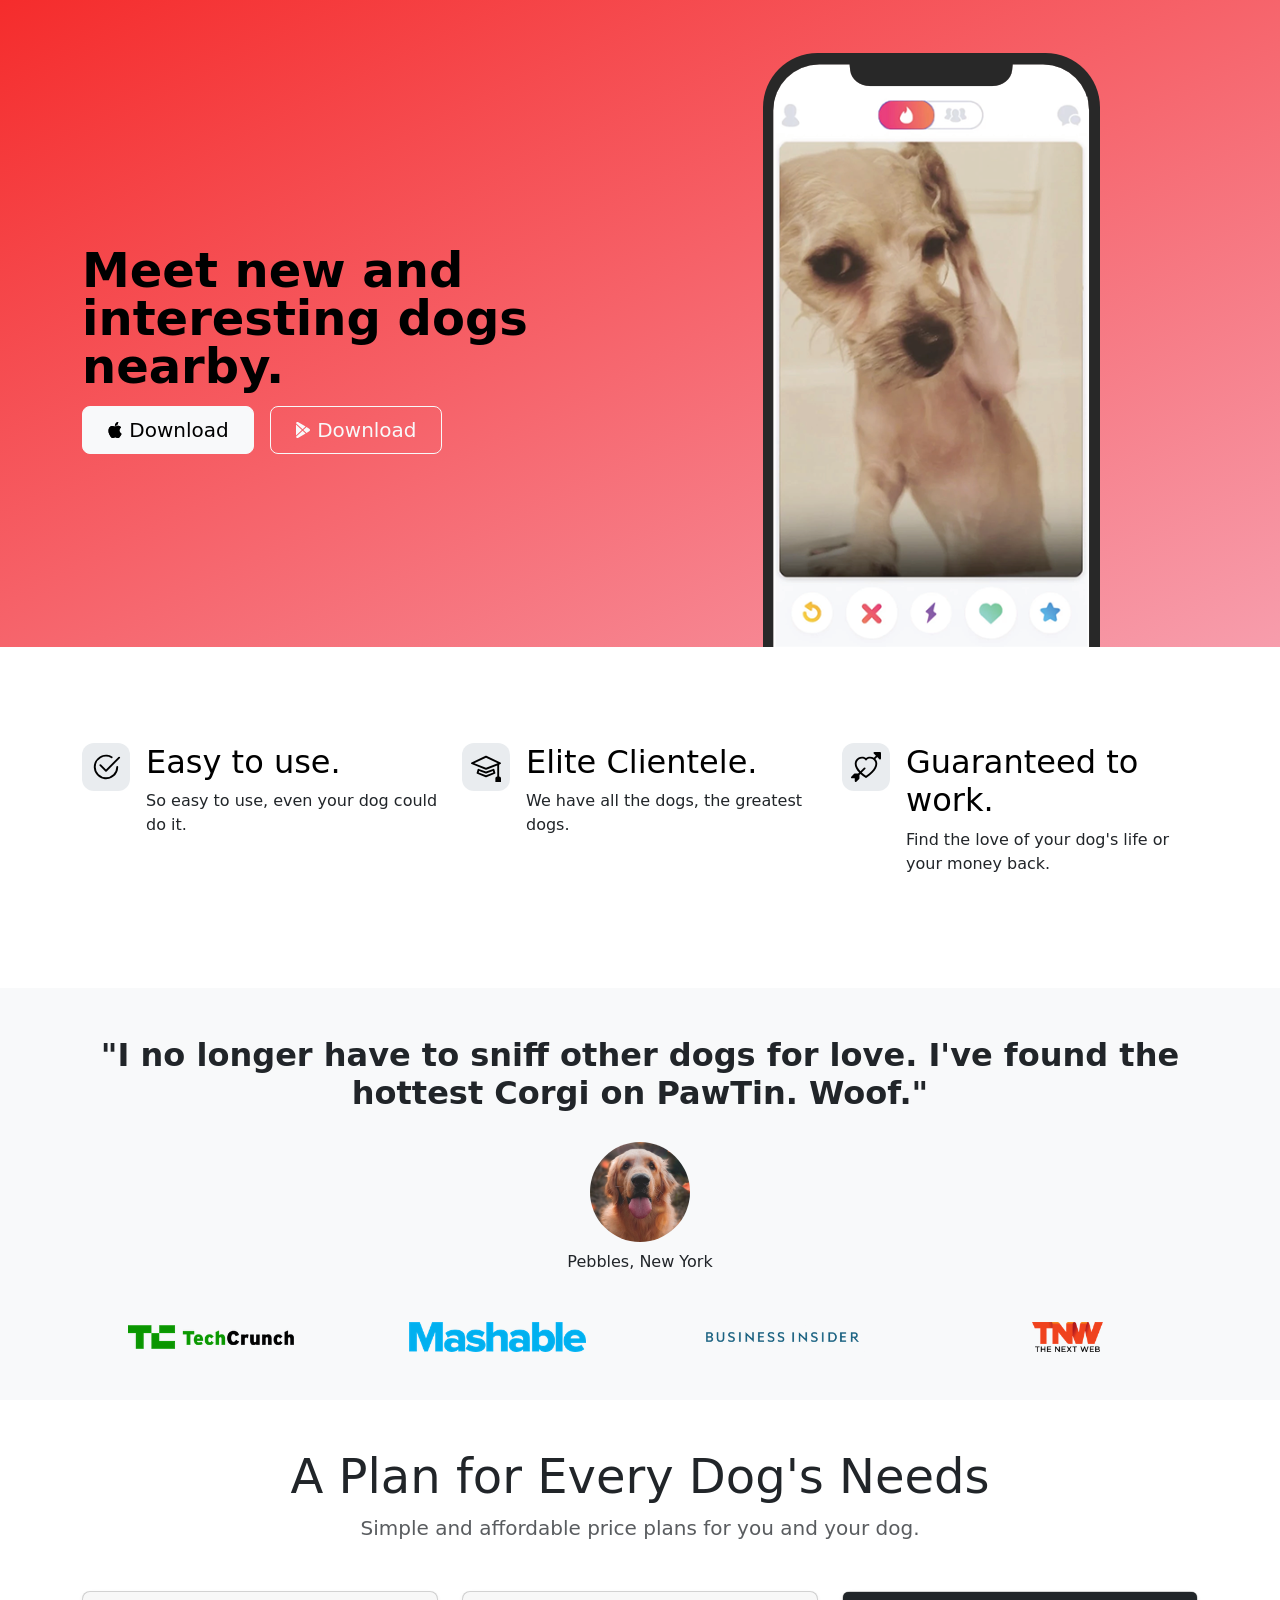
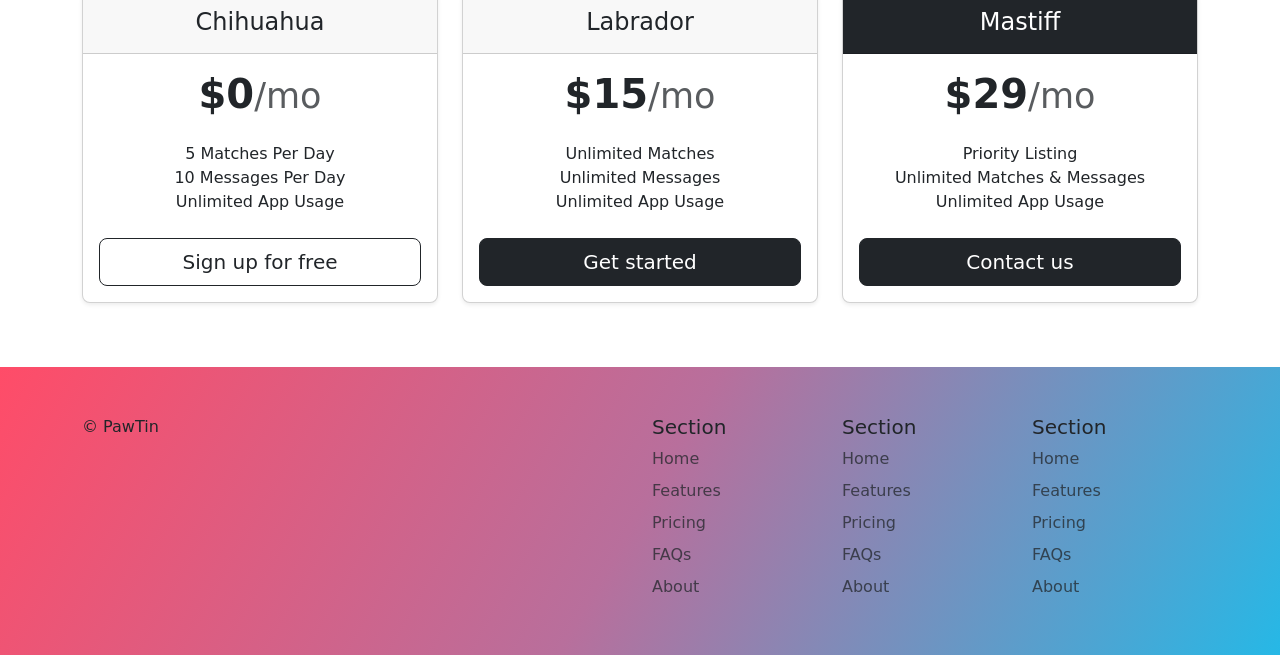
<file: index.html>
<!DOCTYPE html>
<html lang="en">

<head>
  <meta charset="UTF-8">
  <meta name="viewport" content="width=device-width, initial-scale=1.0">
  <title>TinDog</title>
  <link href="https://cdn.jsdelivr.net/npm/bootstrap@5.3.3/dist/css/bootstrap.min.css" rel="stylesheet">
  <link rel="preconnect" href="https://fonts.google.com"/>
  <link rel="stylesheet" href="Amene-Jerome-Xyrus-Bootstrap/script.css"/>
</head>

<body>

  <!-- Title -->
  <section id="title">
    <div class="container pt-5">
      <div class="row align-items-center g-5">
        <div class="col-lg-6">
          <h1 class="display-5 fw-bold text-body-emphasis lh-1 mb-3">Meet new and interesting dogs nearby.</h1>
          <div class="d-grid gap-2 d-md-flex justify-content-md-start">
            <button type="button" class="btn btn-light btn-lg px-4 me-md-2">
              <svg xmlns="http://www.w3.org/2000/svg" width="16" height="16" fill="currentColor" class="bi bi-apple mb-1" viewBox="0 0 16 16">
                <path d="M11.182.008C11.148-.03 9.923.023 8.857 1.18c-1.066 1.156-.902 2.482-.878 2.516.024.034 1.52.087 2.475-1.258.955-1.345.762-2.391.728-2.43Zm3.314 11.733c-.048-.096-2.325-1.234-2.113-3.422.212-2.189 1.675-2.789 1.698-2.854.023-.065-.597-.79-1.254-1.157a3.692 3.692 0 0 0-1.563-.434c-.108-.003-.483-.095-1.254.116-.508.139-1.653.589-1.968.607-.316.018-1.256-.522-2.267-.665-.647-.125-1.333.131-1.824.328-.49.196-1.422.754-2.074 2.237-.652 1.482-.311 3.83-.067 4.56.244.729.625 1.924 1.273 2.796.576.984 1.34 1.667 1.659 1.899.319.232 1.219.386 1.843.067.502-.308 1.408-.485 1.766-.472.357.013 1.061.154 1.782.539.571.197 1.111.115 1.652-.105.541-.221 1.324-1.059 2.238-2.758.347-.79.505-1.217.473-1.282Z" />
                <path d="M11.182.008C11.148-.03 9.923.023 8.857 1.18c-1.066 1.156-.902 2.482-.878 2.516.024.034 1.52.087 2.475-1.258.955-1.345.762-2.391.728-2.43Zm3.314 11.733c-.048-.096-2.325-1.234-2.113-3.422.212-2.189 1.675-2.789 1.698-2.854.023-.065-.597-.79-1.254-1.157a3.692 3.692 0 0 0-1.563-.434c-.108-.003-.483-.095-1.254.116-.508.139-1.653.589-1.968.607-.316.018-1.256-.522-2.267-.665-.647-.125-1.333.131-1.824.328-.49.196-1.422.754-2.074 2.237-.652 1.482-.311 3.83-.067 4.56.244.729.625 1.924 1.273 2.796.576.984 1.34 1.667 1.659 1.899.319.232 1.219.386 1.843.067.502-.308 1.408-.485 1.766-.472.357.013 1.061.154 1.782.539.571.197 1.111.115 1.652-.105.541-.221 1.324-1.059 2.238-2.758.347-.79.505-1.217.473-1.282Z" />
              </svg>
              Download
            </button>
            <button type="button" class="btn btn-outline-light btn-lg px-4">
              <svg xmlns="http://www.w3.org/2000/svg" width="16" height="16" fill="currentColor" class="bi bi-google-play mb-1" viewBox="0 0 16 16">
                <path d="M14.222 9.374c1.037-.61 1.037-2.137 0-2.748L11.528 5.04 8.32 8l3.207 2.96 2.694-1.586Zm-3.595 2.116L7.583 8.68 1.03 14.73c.201 1.029 1.36 1.61 2.303 1.055l7.294-4.295ZM1 13.396V2.603L6.846 8 1 13.396ZM1.03 1.27l6.553 6.05 3.044-2.81L3.333.215C2.39-.341 1.231.24 1.03 1.27Z" />
              </svg>
              Download
            </button>
          </div>
        </div>
        <div class="col-10 col-sm-8 col-lg-6 mx-auto">
          <img src="Amene-Jerome-Xyrus-Bootstrap/images/iphone.png" class="d-block mx-lg-auto img-fluid" alt="TinDog app on an iPhone">
        </div>
      </div>
    </div>
  </section>
  <!-- Features -->
  <section id="features">
    <div class="container py-5">
      <div class="row g-4 py-5 row-cols-1 row-cols-lg-3">
        <div class="col d-flex align-items-start">
          <div class="icon-square text-body-emphasis bg-body-secondary d-inline-flex align-items-center justify-content-center flex-shrink-0 me-3">
            <svg xmlns="http://www.w3.org/2000/svg" height="30" fill="currentColor" class="bi bi-check2-circle" viewBox="0 0 16 16">
              <path d="M2.5 8a5.5 5.5 0 0 1 8.25-4.764.5.5 0 0 0 .5-.866A6.5 6.5 0 1 0 14.5 8a.5.5 0 0 0-1 0 5.5 5.5 0 1 1-11 0z" />
              <path d="M15.354 3.354a.5.5 0 0 0-.708-.708L8 9.293 5.354 6.646a.5.5 0 1 0-.708.708l3 3a.5.5 0 0 0 .708 0l7-7z" />
            </svg>
          </div>
          <div>
            <h3 class="fs-2 text-body-emphasis">Easy to use.</h3>
            <p>So easy to use, even your dog could do it.</p>
          </div>
        </div>
        <div class="col d-flex align-items-start">
          <div class="icon-square text-body-emphasis bg-body-secondary d-inline-flex align-items-center justify-content-center flex-shrink-0 me-3">
            <svg xmlns="http://www.w3.org/2000/svg" height="30" fill="currentColor" class="bi bi-mortarboard" viewBox="0 0 16 16">
              <path d="M8.211 2.047a.5.5 0 0 0-.422 0l-7.5 3.5a.5.5 0 0 0 .025.917l7.5 3a.5.5 0 0 0 .372 0L14 7.14V13a1 1 0 0 0-1 1v2h3v-2a1 1 0 0 0-1-1V6.739l.686-.275a.5.5 0 0 0 .025-.917l-7.5-3.5ZM8 8.46 1.758 5.965 8 3.052l6.242 2.913L8 8.46Z"/>
              <path d="M4.176 9.032a.5.5 0 0 0-.656.327l-.5 1.7a.5.5 0 0 0 .294.605l4.5 1.8a.5.5 0 0 0 .372 0l4.5-1.8a.5.5 0 0 0 .294-.605l-.5-1.7a.5.5 0 0 0-.656-.327L8 10.466 4.176 9.032Zm-.068 1.873.22-.748 3.496 1.311a.5.5 0 0 0 .352 0l3.496-1.311.22.748L8 12.46l-3.892-1.556-3.892-1.556Z"/>
            </svg>
          </div>
          <div>
            <h3 class="fs-2 text-body-emphasis">Elite Clientele.</h3>
            <p>We have all the dogs, the greatest dogs.</p>
          </div>
        </div>
        <div class="col d-flex align-items-start">
          <div class="icon-square text-body-emphasis bg-body-secondary d-inline-flex align-items-center justify-content-center flex-shrink-0 me-3">
            <svg xmlns="http://www.w3.org/2000/svg" height="30" fill="currentColor" class="bi bi-arrow-through-heart" viewBox="0 0 16 16">
              <path fill-rule="evenodd" d="M2.854 15.854A.5.5 0 0 1 2 15.5V14H.5a.5.5 0 0 1-.354-.854l1.5-1.5A.5.5 0 0 1 2 11.5h1.793l.53-.53c-.771-.802-1.328-1.58-1.704-2.32-.798-1.575-.775-2.996-.213-4.092C3.426 2.565 6.18 1.809 8 3.233c1.25-.98 2.944-.928 4.212-.152L13.292 2 12.147.854A.5.5 0 0 1 12.5 0h3a.5.5 0 0 1 .5.5v3a.5.5 0 0 1-.854.354L14 2.707l-1.006 1.006c.236.248.44.531.6.845.562 1.096.585 2.517-.213 4.092-.793 1.563-2.395 3.288-5.105 5.08L8 13.912l-.276-.182a21.86 21.86 0 0 1-2.685-2.062l-.539.54V14a.5.5 0 0 1-.146.354l-1.5 1.5Zm2.893-4.894A20.419 20.419 0 0 0 8 12.71c2.456-1.666 3.827-3.207 4.489-4.512.679-1.34.607-2.42.215-3.185-.817-1.595-3.087-2.054-4.346-.761L8 4.62l-.358-.368c-1.259-1.293-3.53-.834-4.346.761-.392.766-.464 1.845.215 3.185.323.636.815 1.33 1.519 2.065l1.866-1.867a.5.5 0 1 1 .708.708L5.747 10.96Z" />
            </svg>
          </div>
          <div>
            <h3 class="fs-2 text-body-emphasis">Guaranteed to work.</h3>
            <p>Find the love of your dog's life or your money back.</p>
          </div>
        </div>
      </div>
    </div>
  </section>
  <!-- Testimonial -->
  <section id="testimonial" class="bg-body-tertiary text-center">
    <div class="container py-5">
      <h2 class="fw-bold mb-4">"I no longer have to sniff other dogs for love. I've found the hottest Corgi on PawTin. Woof."</h2>
      <img src="Amene-Jerome-Xyrus-Bootstrap/images/dog-img.jpg" class="rounded-circle mb-2" height="100" width="100" alt="Pebbles">
      <p class="mb-5">Pebbles, New York</p>
      <div class="row align-items-center g-4">
        <div class="col-12 col-lg-3">
          <img src="Amene-Jerome-Xyrus-Bootstrap/images/techcrunch.png" class="logo testimonial-logo" alt="TechCrunch">
        </div>
        <div class="col-12 col-lg-3">
          <img src="Amene-Jerome-Xyrus-Bootstrap/images/mashable.png" class="logo testimonial-logo" alt="Mashable">
        </div>
        <div class="col-12 col-lg-3">
          <img src="Amene-Jerome-Xyrus-Bootstrap/images/bizinsider.png" class="logo testimonial-logo" alt="Business Insider">
        </div>
        <div class="col-12 col-lg-3">
          <img src="Amene-Jerome-Xyrus-Bootstrap/images/tnw.png" class="logo testimonial-logo" alt="TNW">
        </div>
      </div>
    </div>
  </section>
  <!-- Pricing -->
  <section id="pricing">
    <div class="container py-5">
      <div class="text-center mb-5">
        <h2 class="display-5 fw-normal">A Plan for Every Dog's Needs</h2>
        <p class="fs-5 text-body-secondary">Simple and affordable price plans for you and your dog.</p>
      </div>
      <div class="row row-cols-1 row-cols-md-3 mb-3 g-4 text-center">
        <div class="col">
          <div class="card h-100 rounded-3 shadow-sm">
            <div class="card-header py-3">
              <h3 class="my-0 fw-normal fs-4">Chihuahua</h3>
            </div>
            <div class="card-body d-flex flex-column">
              <h4 class="card-title pricing-card-title display-6 fw-bold">$0<small class="fw-light text-body-secondary">/mo</small></h4>
              <ul class="list-unstyled mt-3 mb-4">
                <li>5 Matches Per Day</li>
                <li>10 Messages Per Day</li>
                <li>Unlimited App Usage</li>
              </ul>
              <button type="button" class="w-100 btn btn-lg btn-outline-dark mt-auto">Sign up for free</button>
            </div>
          </div>
        </div>
        <div class="col">
          <div class="card h-100 rounded-3 shadow-sm">
            <div class="card-header py-3">
              <h3 class="my-0 fw-normal fs-4">Labrador</h3>
            </div>
            <div class="card-body d-flex flex-column">
              <h4 class="card-title pricing-card-title display-6 fw-bold">$15<small class="fw-light text-body-secondary">/mo</small></h4>
              <ul class="list-unstyled mt-3 mb-4">
                <li>Unlimited Matches</li>
                <li>Unlimited Messages</li>
                <li>Unlimited App Usage</li>
              </ul>
              <button type="button" class="w-100 btn btn-lg btn-dark mt-auto">Get started</button>
            </div>
          </div>
        </div>
        <div class="col">
          <div class="card h-100 rounded-3 shadow-sm">
            <div class="card-header py-3 text-bg-dark">
              <h3 class="my-0 fw-normal fs-4">Mastiff</h3>
            </div>
            <div class="card-body d-flex flex-column">
              <h4 class="card-title pricing-card-title display-6 fw-bold">$29<small class="fw-light text-body-secondary">/mo</small></h4>
              <ul class="list-unstyled mt-3 mb-4">
                <li>Priority Listing</li>
                <li>Unlimited Matches &amp; Messages</li>
                <li>Unlimited App Usage</li>
              </ul>
              <button type="button" class="w-100 btn btn-lg btn-dark mt-auto">Contact us</button>
            </div>
          </div>
        </div>
      </div>
    </div>
  </section>
  <!-- Footer -->
  <section id="footer" class="gradient-background">
    <div class="container py-5">
      <div class="row g-4">
        <div class="col-12 col-lg-6">
          <p class="mb-0">© PawTin</p>
        </div>
        <div class="col-12 col-md-4 col-lg-2">
          <h5>Section</h5>
          <ul class="nav flex-column">
            <li class="nav-item mb-2"><a href="#title" class="nav-link p-0 text-body-secondary">Home</a></li>
            <li class="nav-item mb-2"><a href="#features" class="nav-link p-0 text-body-secondary">Features</a></li>
            <li class="nav-item mb-2"><a href="#pricing" class="nav-link p-0 text-body-secondary">Pricing</a></li>
            <li class="nav-item mb-2"><a href="#" class="nav-link p-0 text-body-secondary">FAQs</a></li>
            <li class="nav-item mb-2"><a href="#" class="nav-link p-0 text-body-secondary">About</a></li>
          </ul>
        </div>
        <div class="col-12 col-md-4 col-lg-2">
          <h5>Section</h5>
          <ul class="nav flex-column">
            <li class="nav-item mb-2"><a href="#title" class="nav-link p-0 text-body-secondary">Home</a></li>
            <li class="nav-item mb-2"><a href="#features" class="nav-link p-0 text-body-secondary">Features</a></li>
            <li class="nav-item mb-2"><a href="#pricing" class="nav-link p-0 text-body-secondary">Pricing</a></li>
            <li class="nav-item mb-2"><a href="#" class="nav-link p-0 text-body-secondary">FAQs</a></li>
            <li class="nav-item mb-2"><a href="#" class="nav-link p-0 text-body-secondary">About</a></li>
          </ul>
        </div>
        <div class="col-12 col-md-4 col-lg-2">
          <h5>Section</h5>
          <ul class="nav flex-column">
            <li class="nav-item mb-2"><a href="#title" class="nav-link p-0 text-body-secondary">Home</a></li>
            <li class="nav-item mb-2"><a href="#features" class="nav-link p-0 text-body-secondary">Features</a></li>
            <li class="nav-item mb-2"><a href="#pricing" class="nav-link p-0 text-body-secondary">Pricing</a></li>
            <li class="nav-item mb-2"><a href="#" class="nav-link p-0 text-body-secondary">FAQs</a></li>
            <li class="nav-item mb-2"><a href="#" class="nav-link p-0 text-body-secondary">About</a></li>
          </ul>
        </div>
      </div>
    </div>
  </section>
</body>

</html>
</file>
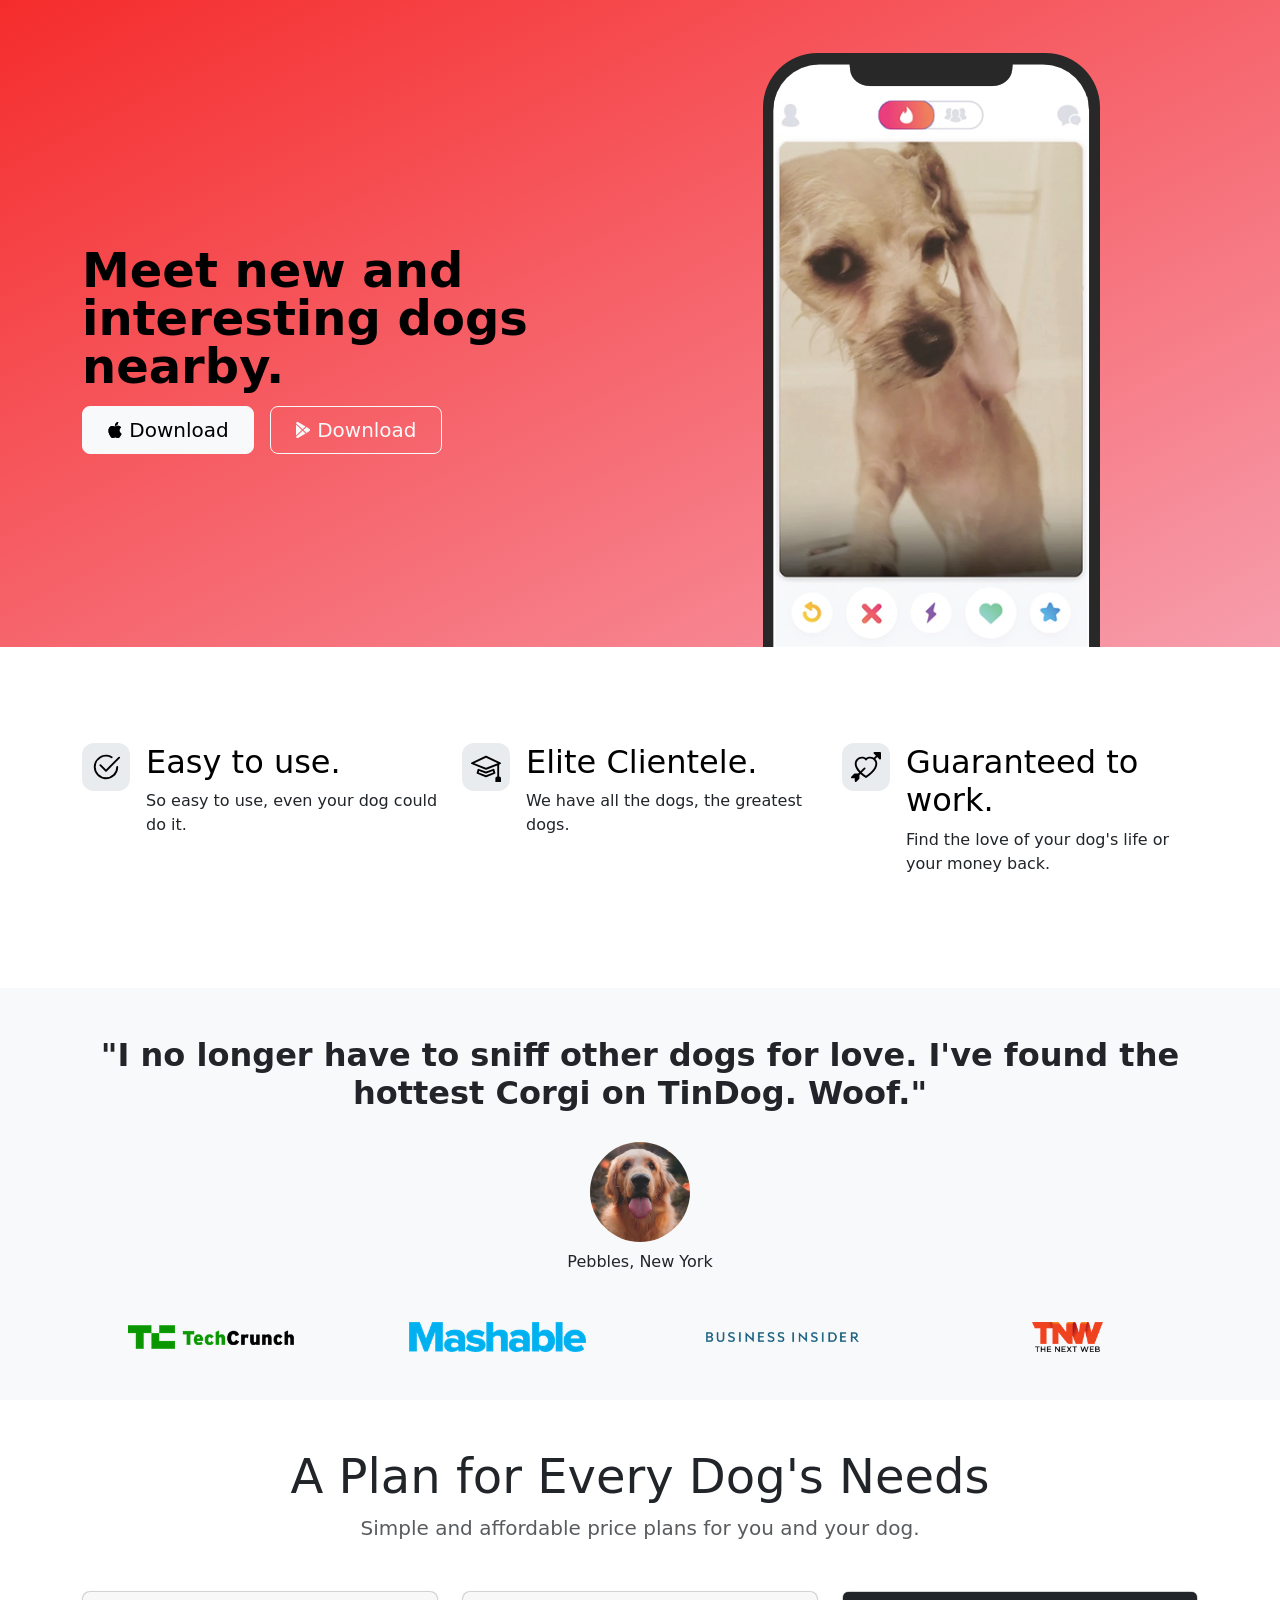
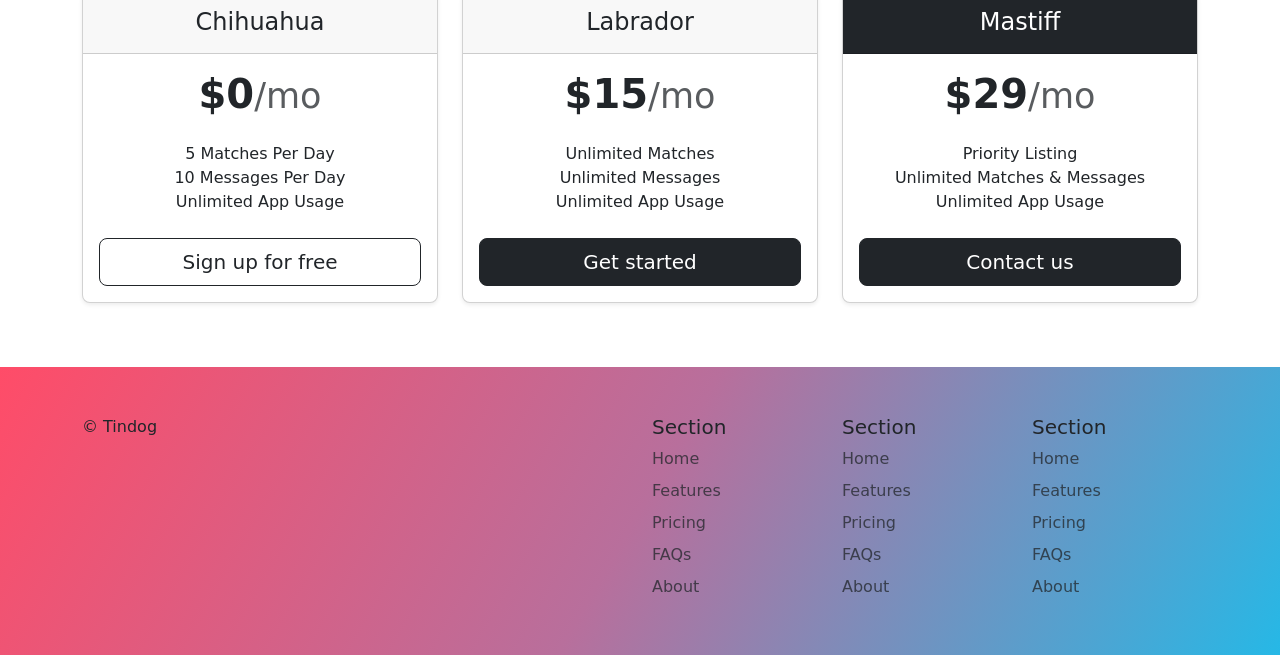
<file: Amene-Jerome-Xyrus-Bootstrap/Amene-Jerome-Xyrus.html>
<!DOCTYPE html>
<html lang="en">

<head>
  <meta charset="UTF-8">
  <meta name="viewport" content="width=device-width, initial-scale=1.0">
  <title>TinDog</title>
  <link href="https://cdn.jsdelivr.net/npm/bootstrap@5.3.3/dist/css/bootstrap.min.css" rel="stylesheet">
  <link rel="preconnect" href="https://fonts.google.com"/>
  <link rel="stylesheet" href="script.css"/>
</head>

<body>

  <!-- Title -->
  <section id="title">
    <div class="container pt-5">
      <div class="row align-items-center g-5">
        <div class="col-lg-6">
          <h1 class="display-5 fw-bold text-body-emphasis lh-1 mb-3">Meet new and interesting dogs nearby.</h1>
          <div class="d-grid gap-2 d-md-flex justify-content-md-start">
            <button type="button" class="btn btn-light btn-lg px-4 me-md-2">
              <svg xmlns="http://www.w3.org/2000/svg" width="16" height="16" fill="currentColor" class="bi bi-apple mb-1" viewBox="0 0 16 16">
                <path d="M11.182.008C11.148-.03 9.923.023 8.857 1.18c-1.066 1.156-.902 2.482-.878 2.516.024.034 1.52.087 2.475-1.258.955-1.345.762-2.391.728-2.43Zm3.314 11.733c-.048-.096-2.325-1.234-2.113-3.422.212-2.189 1.675-2.789 1.698-2.854.023-.065-.597-.79-1.254-1.157a3.692 3.692 0 0 0-1.563-.434c-.108-.003-.483-.095-1.254.116-.508.139-1.653.589-1.968.607-.316.018-1.256-.522-2.267-.665-.647-.125-1.333.131-1.824.328-.49.196-1.422.754-2.074 2.237-.652 1.482-.311 3.83-.067 4.56.244.729.625 1.924 1.273 2.796.576.984 1.34 1.667 1.659 1.899.319.232 1.219.386 1.843.067.502-.308 1.408-.485 1.766-.472.357.013 1.061.154 1.782.539.571.197 1.111.115 1.652-.105.541-.221 1.324-1.059 2.238-2.758.347-.79.505-1.217.473-1.282Z" />
                <path d="M11.182.008C11.148-.03 9.923.023 8.857 1.18c-1.066 1.156-.902 2.482-.878 2.516.024.034 1.52.087 2.475-1.258.955-1.345.762-2.391.728-2.43Zm3.314 11.733c-.048-.096-2.325-1.234-2.113-3.422.212-2.189 1.675-2.789 1.698-2.854.023-.065-.597-.79-1.254-1.157a3.692 3.692 0 0 0-1.563-.434c-.108-.003-.483-.095-1.254.116-.508.139-1.653.589-1.968.607-.316.018-1.256-.522-2.267-.665-.647-.125-1.333.131-1.824.328-.49.196-1.422.754-2.074 2.237-.652 1.482-.311 3.83-.067 4.56.244.729.625 1.924 1.273 2.796.576.984 1.34 1.667 1.659 1.899.319.232 1.219.386 1.843.067.502-.308 1.408-.485 1.766-.472.357.013 1.061.154 1.782.539.571.197 1.111.115 1.652-.105.541-.221 1.324-1.059 2.238-2.758.347-.79.505-1.217.473-1.282Z" />
              </svg>
              Download
            </button>
            <button type="button" class="btn btn-outline-light btn-lg px-4">
              <svg xmlns="http://www.w3.org/2000/svg" width="16" height="16" fill="currentColor" class="bi bi-google-play mb-1" viewBox="0 0 16 16">
                <path d="M14.222 9.374c1.037-.61 1.037-2.137 0-2.748L11.528 5.04 8.32 8l3.207 2.96 2.694-1.586Zm-3.595 2.116L7.583 8.68 1.03 14.73c.201 1.029 1.36 1.61 2.303 1.055l7.294-4.295ZM1 13.396V2.603L6.846 8 1 13.396ZM1.03 1.27l6.553 6.05 3.044-2.81L3.333.215C2.39-.341 1.231.24 1.03 1.27Z" />
              </svg>
              Download
            </button>
          </div>
        </div>
        <div class="col-10 col-sm-8 col-lg-6 mx-auto">
          <img src="./images/iphone.png" class="d-block mx-lg-auto img-fluid" alt="TinDog app on an iPhone">
        </div>
      </div>
    </div>
  </section>
  <!-- Features -->
  <section id="features">
    <div class="container py-5">
      <div class="row g-4 py-5 row-cols-1 row-cols-lg-3">
        <div class="col d-flex align-items-start">
          <div class="icon-square text-body-emphasis bg-body-secondary d-inline-flex align-items-center justify-content-center flex-shrink-0 me-3">
            <svg xmlns="http://www.w3.org/2000/svg" height="30" fill="currentColor" class="bi bi-check2-circle" viewBox="0 0 16 16">
              <path d="M2.5 8a5.5 5.5 0 0 1 8.25-4.764.5.5 0 0 0 .5-.866A6.5 6.5 0 1 0 14.5 8a.5.5 0 0 0-1 0 5.5 5.5 0 1 1-11 0z" />
              <path d="M15.354 3.354a.5.5 0 0 0-.708-.708L8 9.293 5.354 6.646a.5.5 0 1 0-.708.708l3 3a.5.5 0 0 0 .708 0l7-7z" />
            </svg>
          </div>
          <div>
            <h3 class="fs-2 text-body-emphasis">Easy to use.</h3>
            <p>So easy to use, even your dog could do it.</p>
          </div>
        </div>
        <div class="col d-flex align-items-start">
          <div class="icon-square text-body-emphasis bg-body-secondary d-inline-flex align-items-center justify-content-center flex-shrink-0 me-3">
            <svg xmlns="http://www.w3.org/2000/svg" height="30" fill="currentColor" class="bi bi-mortarboard" viewBox="0 0 16 16">
              <path d="M8.211 2.047a.5.5 0 0 0-.422 0l-7.5 3.5a.5.5 0 0 0 .025.917l7.5 3a.5.5 0 0 0 .372 0L14 7.14V13a1 1 0 0 0-1 1v2h3v-2a1 1 0 0 0-1-1V6.739l.686-.275a.5.5 0 0 0 .025-.917l-7.5-3.5ZM8 8.46 1.758 5.965 8 3.052l6.242 2.913L8 8.46Z"/>
              <path d="M4.176 9.032a.5.5 0 0 0-.656.327l-.5 1.7a.5.5 0 0 0 .294.605l4.5 1.8a.5.5 0 0 0 .372 0l4.5-1.8a.5.5 0 0 0 .294-.605l-.5-1.7a.5.5 0 0 0-.656-.327L8 10.466 4.176 9.032Zm-.068 1.873.22-.748 3.496 1.311a.5.5 0 0 0 .352 0l3.496-1.311.22.748L8 12.46l-3.892-1.556-3.892-1.556Z"/>
            </svg>
          </div>
          <div>
            <h3 class="fs-2 text-body-emphasis">Elite Clientele.</h3>
            <p>We have all the dogs, the greatest dogs.</p>
          </div>
        </div>
        <div class="col d-flex align-items-start">
          <div class="icon-square text-body-emphasis bg-body-secondary d-inline-flex align-items-center justify-content-center flex-shrink-0 me-3">
            <svg xmlns="http://www.w3.org/2000/svg" height="30" fill="currentColor" class="bi bi-arrow-through-heart" viewBox="0 0 16 16">
              <path fill-rule="evenodd" d="M2.854 15.854A.5.5 0 0 1 2 15.5V14H.5a.5.5 0 0 1-.354-.854l1.5-1.5A.5.5 0 0 1 2 11.5h1.793l.53-.53c-.771-.802-1.328-1.58-1.704-2.32-.798-1.575-.775-2.996-.213-4.092C3.426 2.565 6.18 1.809 8 3.233c1.25-.98 2.944-.928 4.212-.152L13.292 2 12.147.854A.5.5 0 0 1 12.5 0h3a.5.5 0 0 1 .5.5v3a.5.5 0 0 1-.854.354L14 2.707l-1.006 1.006c.236.248.44.531.6.845.562 1.096.585 2.517-.213 4.092-.793 1.563-2.395 3.288-5.105 5.08L8 13.912l-.276-.182a21.86 21.86 0 0 1-2.685-2.062l-.539.54V14a.5.5 0 0 1-.146.354l-1.5 1.5Zm2.893-4.894A20.419 20.419 0 0 0 8 12.71c2.456-1.666 3.827-3.207 4.489-4.512.679-1.34.607-2.42.215-3.185-.817-1.595-3.087-2.054-4.346-.761L8 4.62l-.358-.368c-1.259-1.293-3.53-.834-4.346.761-.392.766-.464 1.845.215 3.185.323.636.815 1.33 1.519 2.065l1.866-1.867a.5.5 0 1 1 .708.708L5.747 10.96Z" />
            </svg>
          </div>
          <div>
            <h3 class="fs-2 text-body-emphasis">Guaranteed to work.</h3>
            <p>Find the love of your dog's life or your money back.</p>
          </div>
        </div>
      </div>
    </div>
  </section>
  <!-- Testimonial -->
  <section id="testimonial" class="bg-body-tertiary text-center">
    <div class="container py-5">
      <h2 class="fw-bold mb-4">"I no longer have to sniff other dogs for love. I've found the hottest Corgi on TinDog. Woof."</h2>
      <img src="./images/dog-img.jpg" class="rounded-circle mb-2" height="100" width="100" alt="Pebbles">
      <p class="mb-5">Pebbles, New York</p>
      <div class="row align-items-center g-4">
        <div class="col-12 col-lg-3">
          <img src="./images/techcrunch.png" class="logo testimonial-logo" alt="TechCrunch">
        </div>
        <div class="col-12 col-lg-3">
          <img src="./images/mashable.png" class="logo testimonial-logo" alt="Mashable">
        </div>
        <div class="col-12 col-lg-3">
          <img src="./images/bizinsider.png" class="logo testimonial-logo" alt="Business Insider">
        </div>
        <div class="col-12 col-lg-3">
          <img src="./images/tnw.png" class="logo testimonial-logo" alt="TNW">
        </div>
      </div>
    </div>
  </section>
  <!-- Pricing -->
  <section id="pricing">
    <div class="container py-5">
      <div class="text-center mb-5">
        <h2 class="display-5 fw-normal">A Plan for Every Dog's Needs</h2>
        <p class="fs-5 text-body-secondary">Simple and affordable price plans for you and your dog.</p>
      </div>
      <div class="row row-cols-1 row-cols-md-3 mb-3 g-4 text-center">
        <div class="col">
          <div class="card h-100 rounded-3 shadow-sm">
            <div class="card-header py-3">
              <h3 class="my-0 fw-normal fs-4">Chihuahua</h3>
            </div>
            <div class="card-body d-flex flex-column">
              <h4 class="card-title pricing-card-title display-6 fw-bold">$0<small class="fw-light text-body-secondary">/mo</small></h4>
              <ul class="list-unstyled mt-3 mb-4">
                <li>5 Matches Per Day</li>
                <li>10 Messages Per Day</li>
                <li>Unlimited App Usage</li>
              </ul>
              <button type="button" class="w-100 btn btn-lg btn-outline-dark mt-auto">Sign up for free</button>
            </div>
          </div>
        </div>
        <div class="col">
          <div class="card h-100 rounded-3 shadow-sm">
            <div class="card-header py-3">
              <h3 class="my-0 fw-normal fs-4">Labrador</h3>
            </div>
            <div class="card-body d-flex flex-column">
              <h4 class="card-title pricing-card-title display-6 fw-bold">$15<small class="fw-light text-body-secondary">/mo</small></h4>
              <ul class="list-unstyled mt-3 mb-4">
                <li>Unlimited Matches</li>
                <li>Unlimited Messages</li>
                <li>Unlimited App Usage</li>
              </ul>
              <button type="button" class="w-100 btn btn-lg btn-dark mt-auto">Get started</button>
            </div>
          </div>
        </div>
        <div class="col">
          <div class="card h-100 rounded-3 shadow-sm">
            <div class="card-header py-3 text-bg-dark">
              <h3 class="my-0 fw-normal fs-4">Mastiff</h3>
            </div>
            <div class="card-body d-flex flex-column">
              <h4 class="card-title pricing-card-title display-6 fw-bold">$29<small class="fw-light text-body-secondary">/mo</small></h4>
              <ul class="list-unstyled mt-3 mb-4">
                <li>Priority Listing</li>
                <li>Unlimited Matches &amp; Messages</li>
                <li>Unlimited App Usage</li>
              </ul>
              <button type="button" class="w-100 btn btn-lg btn-dark mt-auto">Contact us</button>
            </div>
          </div>
        </div>
      </div>
    </div>
  </section>
  <!-- Footer -->
  <section id="footer" class="gradient-background">
    <div class="container py-5">
      <div class="row g-4">
        <div class="col-12 col-lg-6">
          <p class="mb-0">© Tindog</p>
        </div>
        <div class="col-12 col-md-4 col-lg-2">
          <h5>Section</h5>
          <ul class="nav flex-column">
            <li class="nav-item mb-2"><a href="#title" class="nav-link p-0 text-body-secondary">Home</a></li>
            <li class="nav-item mb-2"><a href="#features" class="nav-link p-0 text-body-secondary">Features</a></li>
            <li class="nav-item mb-2"><a href="#pricing" class="nav-link p-0 text-body-secondary">Pricing</a></li>
            <li class="nav-item mb-2"><a href="#" class="nav-link p-0 text-body-secondary">FAQs</a></li>
            <li class="nav-item mb-2"><a href="#" class="nav-link p-0 text-body-secondary">About</a></li>
          </ul>
        </div>
        <div class="col-12 col-md-4 col-lg-2">
          <h5>Section</h5>
          <ul class="nav flex-column">
            <li class="nav-item mb-2"><a href="#title" class="nav-link p-0 text-body-secondary">Home</a></li>
            <li class="nav-item mb-2"><a href="#features" class="nav-link p-0 text-body-secondary">Features</a></li>
            <li class="nav-item mb-2"><a href="#pricing" class="nav-link p-0 text-body-secondary">Pricing</a></li>
            <li class="nav-item mb-2"><a href="#" class="nav-link p-0 text-body-secondary">FAQs</a></li>
            <li class="nav-item mb-2"><a href="#" class="nav-link p-0 text-body-secondary">About</a></li>
          </ul>
        </div>
        <div class="col-12 col-md-4 col-lg-2">
          <h5>Section</h5>
          <ul class="nav flex-column">
            <li class="nav-item mb-2"><a href="#title" class="nav-link p-0 text-body-secondary">Home</a></li>
            <li class="nav-item mb-2"><a href="#features" class="nav-link p-0 text-body-secondary">Features</a></li>
            <li class="nav-item mb-2"><a href="#pricing" class="nav-link p-0 text-body-secondary">Pricing</a></li>
            <li class="nav-item mb-2"><a href="#" class="nav-link p-0 text-body-secondary">FAQs</a></li>
            <li class="nav-item mb-2"><a href="#" class="nav-link p-0 text-body-secondary">About</a></li>
          </ul>
        </div>
      </div>
    </div>
  </section>
</body>

</html>
</file>
<file: Amene-Jerome-Xyrus-Bootstrap/script.css>
* {
    box-sizing: border-box;
    padding: 0;
    margin: 0;
}


#title {
    background: linear-gradient(to right bottom, rgb(245, 44, 44), rgb(247, 157, 172));
    color: white;
    padding: 5px 0 0;
}

.gradient-background {
      background: linear-gradient(120deg, #ff4c68 0%, #b86f9c 50%, #26b8e6 100%);
}

.icon-square {
    width: 3rem;
    height: 3rem;
    border-radius: 0.75rem;
}

.logo {
    max-height: 30px;
    width: auto;
    object-fit: cover;
}

.rounded-circle {
    margin-top: 5px; margin-bottom: 2px;
}

.testimonial-logo {
    min-height: 30px;
    max-width: 180px;
}
</file>
